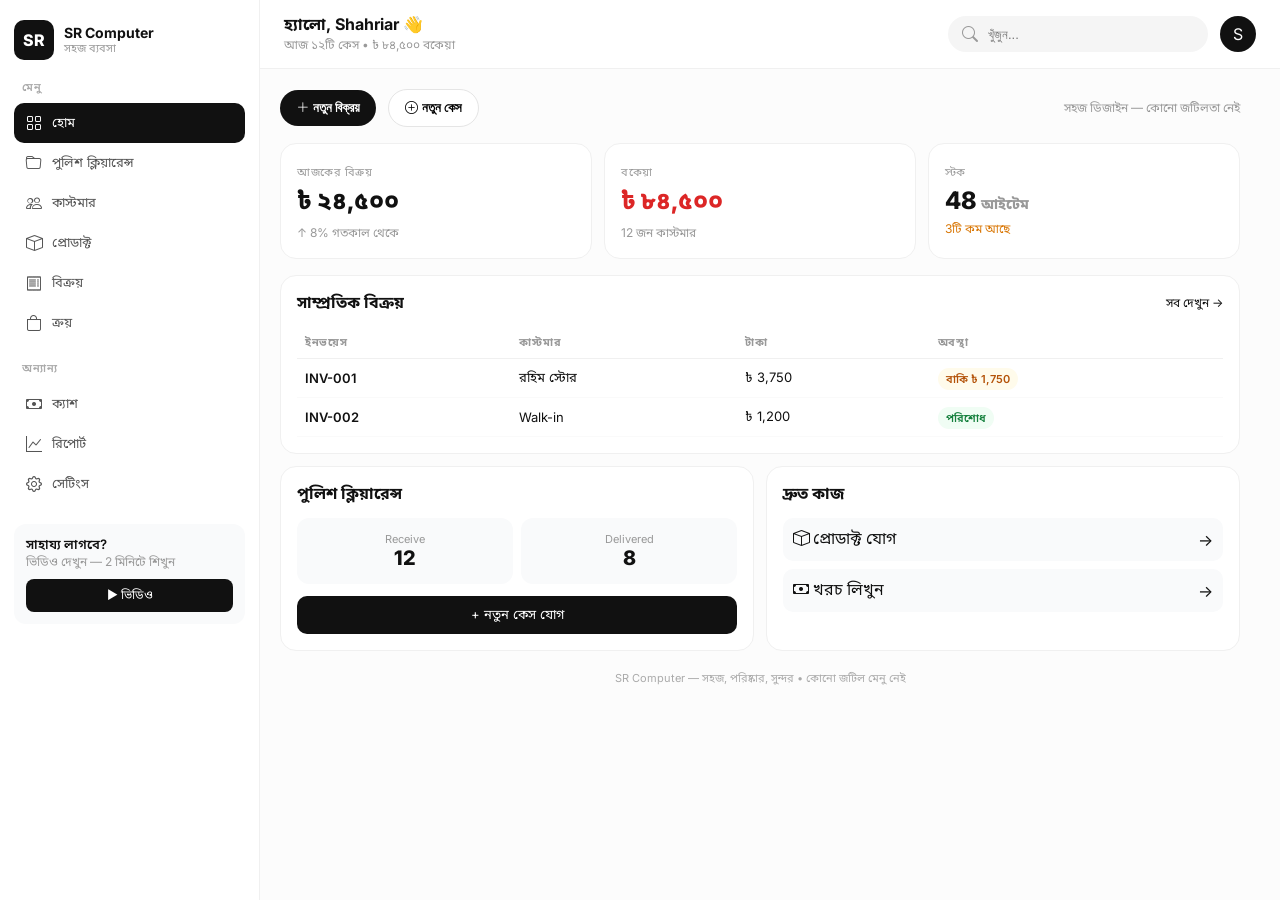
<file: demo/index.html>
<!doctype html>
<html lang="bn">
<head>
<meta charset="utf-8">
<meta name="viewport" content="width=device-width,initial-scale=1">
<title>SR Computer — Simple</title>
<link href="https://fonts.googleapis.com/css2?family=Noto+Sans+Bengali:wght@400;500;700&family=Inter:wght@500;700&display=swap" rel="stylesheet">
<link href="https://cdn.jsdelivr.net/npm/bootstrap-icons@1.11.3/font/bootstrap-icons.css" rel="stylesheet">
<style>
*{box-sizing:border-box}
body{margin:0;font-family:'Inter','Noto Sans Bengali',system-ui;background:#fcfcfc;color:#111}
.app{display:flex;min-height:100vh}
.sidebar{width:260px;background:#fff;border-right:1px solid #f0f0f0;padding:20px 14px;position:fixed;top:0;left:0;bottom:0;overflow-y:auto}
.main{flex:1;margin-left:260px;background:#fcfcfc}
.brand{display:flex;align-items:center;gap:10px;margin-bottom:20px}
.brand-icon{width:40px;height:40px;background:#111;color:#fff;border-radius:10px;display:flex;align-items:center;justify-content:center;font-weight:800}
.brand h1{font-size:14px;margin:0}
.brand p{font-size:11px;color:#999;margin:0}
.nav-label{font-size:11px;color:#aaa;letter-spacing:.08em;text-transform:uppercase;margin:18px 0 8px 8px;font-weight:600}
.nav-item{display:flex;align-items:center;gap:10px;padding:10px 12px;border-radius:10px;font-size:13px;color:#555;cursor:pointer}
.nav-item i{font-size:16px}
.nav-item:hover{background:#f5f5f5;color:#111}
.nav-item.active{background:#111;color:#fff}
.card{background:#fff;border:1px solid #f0f0f0;border-radius:16px;padding:16px}
.topbar{background:#fff;border-bottom:1px solid #f0f0f0;padding:14px 24px;display:flex;align-items:center;justify-content:space-between;position:sticky;top:0}
.topbar h2{margin:0;font-size:16px}
.topbar p{margin:0;font-size:12px;color:#999}
.search{background:#f5f5f5;border-radius:999px;padding:8px 14px;display:flex;align-items:center;gap:8px;min-width:260px}
.search input{border:0;background:transparent;outline:0;font-size:13px;width:100%}
.stats{display:grid;grid-template-columns:repeat(3,1fr);gap:12px;margin:16px 0}
.stat{background:#fff;border:1px solid #f0f0f0;border-radius:16px;padding:16px}
.stat small{color:#999;font-size:11px;letter-spacing:.05em;text-transform:uppercase}
.stat .num{font-size:24px;font-weight:800;margin:6px 0}
.stat .sub{font-size:12px;color:#999}
.btn{padding:10px 16px;border-radius:999px;border:0;font-weight:600;font-size:13px;cursor:pointer}
.btn-dark{background:#111;color:#fff}
.btn-light{background:#fff;border:1px solid #e5e5e5}
.table{width:100%;border-collapse:collapse;font-size:13px}
.table th{font-size:11px;color:#999;text-transform:uppercase;letter-spacing:.06em;padding:8px;border-bottom:1px solid #f0f0f0;text-align:left}
.table td{padding:10px 8px;border-bottom:1px solid #fafafa}
.badge{padding:4px 8px;border-radius:999px;font-size:11px;font-weight:600}
.b-1{background:#f0fdf4;color:#15803d}
.b-2{background:#fffbeb;color:#b45309}
.b-3{background:#eff6ff;color:#1d4ed8}
@media(max-width:900px){.sidebar{display:none}.main{margin-left:0}.stats{grid-template-columns:1fr}}
</style>
</head>
<body>
<div class="app">
  <aside class="sidebar">
    <div class="brand"><div class="brand-icon">SR</div><div><h1>SR Computer</h1><p>সহজ ব্যবসা</p></div></div>
    <div class="nav-label">মেনু</div>
    <div class="nav-item active"><i class="bi bi-grid"></i> হোম</div>
    <div class="nav-item"><i class="bi bi-folder"></i> পুলিশ ক্লিয়ারেন্স</div>
    <div class="nav-item"><i class="bi bi-people"></i> কাস্টমার</div>
    <div class="nav-item"><i class="bi bi-box"></i> প্রোডাক্ট</div>
    <div class="nav-item"><i class="bi bi-receipt"></i> বিক্রয়</div>
    <div class="nav-item"><i class="bi bi-bag"></i> ক্রয়</div>
    <div class="nav-label">অন্যান্য</div>
    <div class="nav-item"><i class="bi bi-cash"></i> ক্যাশ</div>
    <div class="nav-item"><i class="bi bi-graph-up"></i> রিপোর্ট</div>
    <div class="nav-item"><i class="bi bi-gear"></i> সেটিংস</div>
    <div style="margin-top:20px;padding:12px;background:#f9fafb;border-radius:12px">
      <div style="font-size:13px;font-weight:600">সাহায্য লাগবে?</div>
      <div style="font-size:12px;color:#999">ভিডিও দেখুন — 2 মিনিটে শিখুন</div>
      <div style="margin-top:8px;background:#111;color:#fff;padding:8px;border-radius:8px;text-align:center;font-size:12px">▶ ভিডিও</div>
    </div>
  </aside>
  <div class="main">
    <div class="topbar">
      <div>
        <h2>হ্যালো, Shahriar 👋</h2>
        <p>আজ ১২টি কেস • ৳ ৮৪,৫০০ বকেয়া</p>
      </div>
      <div style="display:flex;align-items:center;gap:12px">
        <div class="search"><i class="bi bi-search" style="color:#999"></i><input placeholder="খুঁজুন..."></div>
        <div style="width:36px;height:36px;background:#111;color:#fff;border-radius:50%;display:flex;align-items:center;justify-content:center">S</div>
      </div>
    </div>
    <div style="padding:20px;max-width:1000px">
      <div style="display:flex;gap:12px;align-items:center;margin-bottom:16px;flex-wrap:wrap">
        <button class="btn btn-dark"><i class="bi bi-plus-lg"></i> নতুন বিক্রয়</button>
        <button class="btn btn-light"><i class="bi bi-plus-circle"></i> নতুন কেস</button>
        <span style="margin-left:auto;font-size:12px;color:#999">সহজ ডিজাইন — কোনো জটিলতা নেই</span>
      </div>

      <div class="stats">
        <div class="stat"><small>আজকের বিক্রয়</small><div class="num">৳ ২৪,৫০০</div><div class="sub">↑ 8% গতকাল থেকে</div></div>
        <div class="stat"><small>বকেয়া</small><div class="num" style="color:#dc2626">৳ ৮৪,৫০০</div><div class="sub">12 জন কাস্টমার</div></div>
        <div class="stat"><small>স্টক</small><div class="num">48 <span style="font-size:14px;color:#999">আইটেম</span></div><div class="sub" style="color:#d97706">3টি কম আছে</div></div>
      </div>

      <div class="card">
        <div style="display:flex;justify-content:space-between;align-items:center;margin-bottom:12px">
          <strong>সাম্প্রতিক বিক্রয়</strong><a style="font-size:12px;color:#111">সব দেখুন →</a>
        </div>
        <table class="table">
          <tr><th>ইনভয়েস</th><th>কাস্টমার</th><th>টাকা</th><th>অবস্থা</th></tr>
          <tr><td style="font-weight:600">INV-001</td><td>রহিম স্টোর</td><td>৳ 3,750</td><td><span class="badge b-2">বাকি ৳ 1,750</span></td></tr>
          <tr><td style="font-weight:600">INV-002</td><td>Walk-in</td><td>৳ 1,200</td><td><span class="badge b-1">পরিশোধ</span></td></tr>
        </table>
      </div>

      <div style="display:grid;grid-template-columns:1fr 1fr;gap:12px;margin-top:12px">
        <div class="card">
          <strong>পুলিশ ক্লিয়ারেন্স</strong>
          <div style="margin-top:12px;display:grid;grid-template-columns:1fr 1fr;gap:8px;text-align:center">
            <div style="background:#f9fafb;padding:14px;border-radius:12px"><div style="font-size:11px;color:#999">Receive</div><div style="font-size:20px;font-weight:800">12</div></div>
            <div style="background:#f9fafb;padding:14px;border-radius:12px"><div style="font-size:11px;color:#999">Delivered</div><div style="font-size:20px;font-weight:800">8</div></div>
          </div>
          <div style="margin-top:12px;background:#111;color:#fff;padding:10px;border-radius:10px;text-align:center;font-size:13px">+ নতুন কেস যোগ</div>
        </div>
        <div class="card">
          <strong>দ্রুত কাজ</strong>
          <div style="margin-top:12px;display:flex;flex-direction:column;gap:8px">
            <div style="display:flex;justify-content:space-between;align-items:center;background:#f9fafb;padding:10px;border-radius:10px"><span><i class="bi bi-box"></i> প্রোডাক্ট যোগ</span><span>→</span></div>
            <div style="display:flex;justify-content:space-between;align-items:center;background:#f9fafb;padding:10px;border-radius:10px"><span><i class="bi bi-cash"></i> খরচ লিখুন</span><span>→</span></div>
          </div>
        </div>
      </div>

      <div style="text-align:center;padding:20px;color:#aaa;font-size:11px">SR Computer — সহজ, পরিষ্কার, সুন্দর • কোনো জটিল মেনু নেই</div>
    </div>
  </div>
</div>
</body>
</html>
</file>
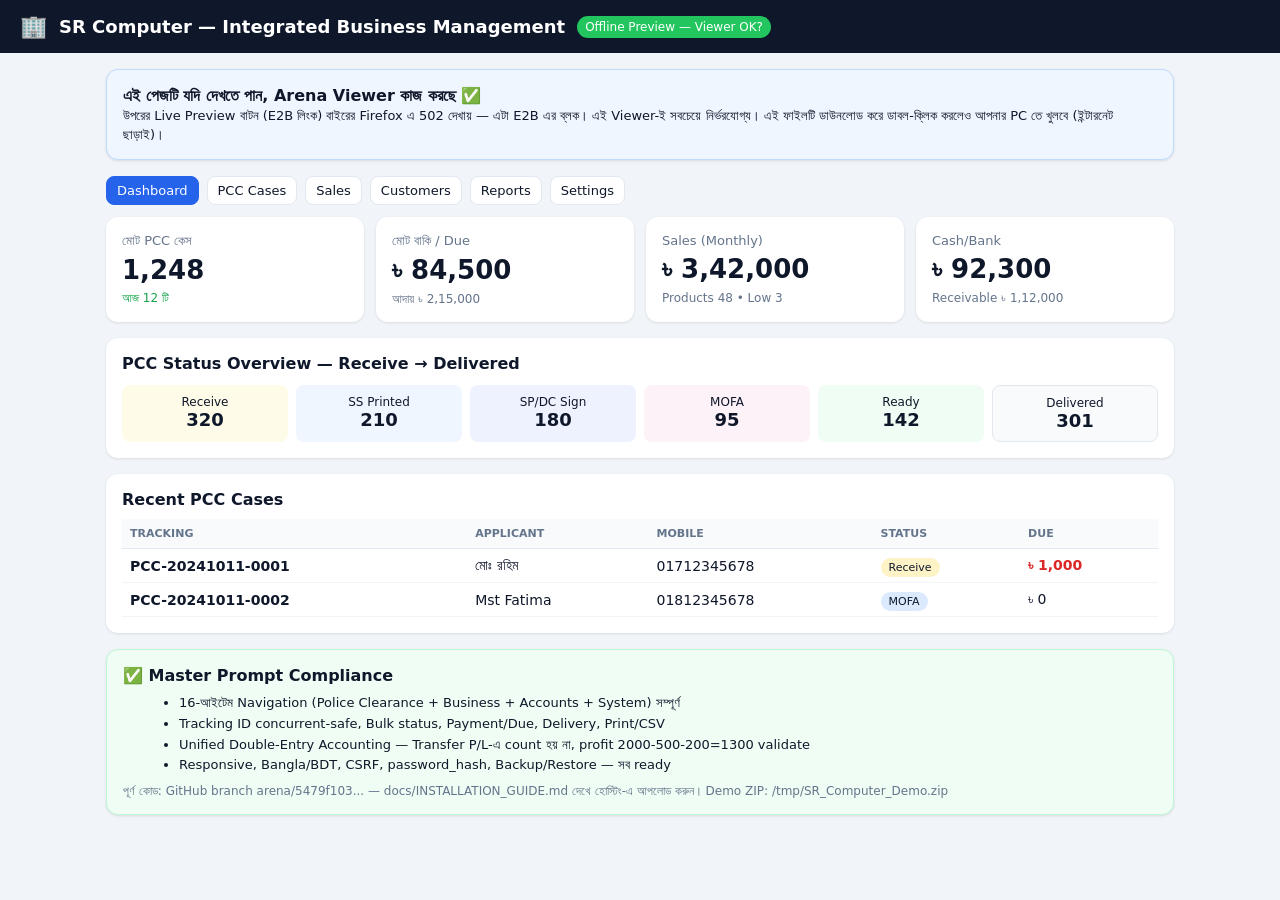
<file: demo/offline.html>
<!doctype html>
<html lang="bn">
<head>
<meta charset="utf-8">
<meta name="viewport" content="width=device-width,initial-scale=1">
<title>SR Computer — Offline Preview</title>
<style>
*{box-sizing:border-box;font-family:system-ui,Segoe UI,Roboto,Arial}
body{margin:0;background:#f1f5f9;color:#0f172a}
.header{background:#0f172a;color:#fff;padding:14px 20px;display:flex;align-items:center;gap:12px}
.header h1{margin:0;font-size:18px}
.badge{background:#22c55e;color:#fff;padding:4px 8px;border-radius:20px;font-size:12px}
.container{max-width:1100px;margin:16px auto;padding:0 16px}
.card{background:#fff;border-radius:12px;box-shadow:0 1px 3px rgba(0,0,0,.1);padding:16px;margin-bottom:16px}
.grid{display:grid;grid-template-columns:repeat(auto-fit,minmax(240px,1fr));gap:12px}
.stat .num{font-size:26px;font-weight:700;margin:6px 0}
.stat .label{font-size:13px;color:#64748b}
.table{width:100%;border-collapse:collapse;font-size:14px}
.table th{background:#f8fafc;text-align:left;padding:8px;border-bottom:1px solid #e2e8f0;font-size:11px;text-transform:uppercase;color:#64748b}
.table td{padding:8px;border-bottom:1px solid #f1f5f9}
.nav{display:flex;gap:8px;flex-wrap:wrap;margin-bottom:12px}
.nav a{background:#fff;border:1px solid #e2e8f0;padding:6px 10px;border-radius:8px;font-size:13px;cursor:pointer;text-decoration:none;color:#0f172a}
.nav a.active{background:#2563eb;color:#fff;border-color:#2563eb}
</style>
</head>
<body>
<div class="header">
  <span style="font-size:22px">🏢</span>
  <h1>SR Computer — Integrated Business Management</h1>
  <span class="badge">Offline Preview — Viewer OK?</span>
</div>
<div class="container">
  <div class="card" style="background:#eff6ff;border:1px solid #bfdbfe">
    <strong>এই পেজটি যদি দেখতে পান, Arena Viewer কাজ করছে ✅</strong><br>
    <span style="font-size:13px">উপরের Live Preview বাটন (E2B লিংক) বাইরের Firefox এ 502 দেখায় — এটা E2B এর ব্লক। এই Viewer-ই সবচেয়ে নির্ভরযোগ্য। এই ফাইলটি ডাউনলোড করে ডাবল-ক্লিক করলেও আপনার PC তে খুলবে (ইন্টারনেট ছাড়াই)।</span>
  </div>

  <div class="nav">
    <a class="active">Dashboard</a><a>PCC Cases</a><a>Sales</a><a>Customers</a><a>Reports</a><a>Settings</a>
  </div>

  <div class="grid">
    <div class="card stat"><div class="label">মোট PCC কেস</div><div class="num">1,248</div><div style="font-size:12px;color:#16a34a">আজ 12 টি</div></div>
    <div class="card stat"><div class="label">মোট বাকি / Due</div><div class="num">৳ 84,500</div><div style="font-size:12px;color:#64748b">আদায় ৳ 2,15,000</div></div>
    <div class="card stat"><div class="label">Sales (Monthly)</div><div class="num">৳ 3,42,000</div><div style="font-size:12px;color:#64748b">Products 48 • Low 3</div></div>
    <div class="card stat"><div class="label">Cash/Bank</div><div class="num">৳ 92,300</div><div style="font-size:12px;color:#64748b">Receivable ৳ 1,12,000</div></div>
  </div>

  <div class="card">
    <strong>PCC Status Overview — Receive → Delivered</strong>
    <div style="display:grid;grid-template-columns:repeat(6,1fr);gap:8px;margin-top:12px;text-align:center;font-size:12px">
      <div style="background:#fefce8;padding:10px;border-radius:8px"><div>Receive</div><div style="font-weight:700;font-size:18px">320</div></div>
      <div style="background:#eff6ff;padding:10px;border-radius:8px"><div>SS Printed</div><div style="font-weight:700;font-size:18px">210</div></div>
      <div style="background:#eef2ff;padding:10px;border-radius:8px"><div>SP/DC Sign</div><div style="font-weight:700;font-size:18px">180</div></div>
      <div style="background:#fdf2f8;padding:10px;border-radius:8px"><div>MOFA</div><div style="font-weight:700;font-size:18px">95</div></div>
      <div style="background:#f0fdf4;padding:10px;border-radius:8px"><div>Ready</div><div style="font-weight:700;font-size:18px">142</div></div>
      <div style="background:#f8fafc;border:1px solid #e2e8f0;padding:10px;border-radius:8px"><div>Delivered</div><div style="font-weight:700;font-size:18px">301</div></div>
    </div>
  </div>

  <div class="card">
    <strong>Recent PCC Cases</strong>
    <table class="table" style="margin-top:10px">
      <tr><th>Tracking</th><th>Applicant</th><th>Mobile</th><th>Status</th><th>Due</th></tr>
      <tr><td style="font-weight:600">PCC-20241011-0001</td><td>মোঃ রহিম</td><td>01712345678</td><td><span style="background:#fef3c7;padding:3px 8px;border-radius:20px;font-size:11px">Receive</span></td><td style="color:#dc2626;font-weight:700">৳ 1,000</td></tr>
      <tr><td style="font-weight:600">PCC-20241011-0002</td><td>Mst Fatima</td><td>01812345678</td><td><span style="background:#dbeafe;padding:3px 8px;border-radius:20px;font-size:11px">MOFA</span></td><td>৳ 0</td></tr>
    </table>
  </div>

  <div class="card" style="background:#f0fdf4;border:1px solid #bbf7d0">
    <strong>✅ Master Prompt Compliance</strong>
    <ul style="font-size:13px;margin:8px 0 0 16px;line-height:1.6">
      <li>16-আইটেম Navigation (Police Clearance + Business + Accounts + System) সম্পূর্ণ</li>
      <li>Tracking ID concurrent-safe, Bulk status, Payment/Due, Delivery, Print/CSV</li>
      <li>Unified Double-Entry Accounting — Transfer P/L-এ count হয় না, profit 2000-500-200=1300 validate</li>
      <li>Responsive, Bangla/BDT, CSRF, password_hash, Backup/Restore — সব ready</li>
    </ul>
    <div style="font-size:12px;color:#64748b;margin-top:8px">পূর্ণ কোড: GitHub branch <code>arena/5479f103...</code> — <code>docs/INSTALLATION_GUIDE.md</code> দেখে হোস্টিং-এ আপলোড করুন। Demo ZIP: <code>/tmp/SR_Computer_Demo.zip</code></div>
  </div>
</div>
</body>
</html>
</file>
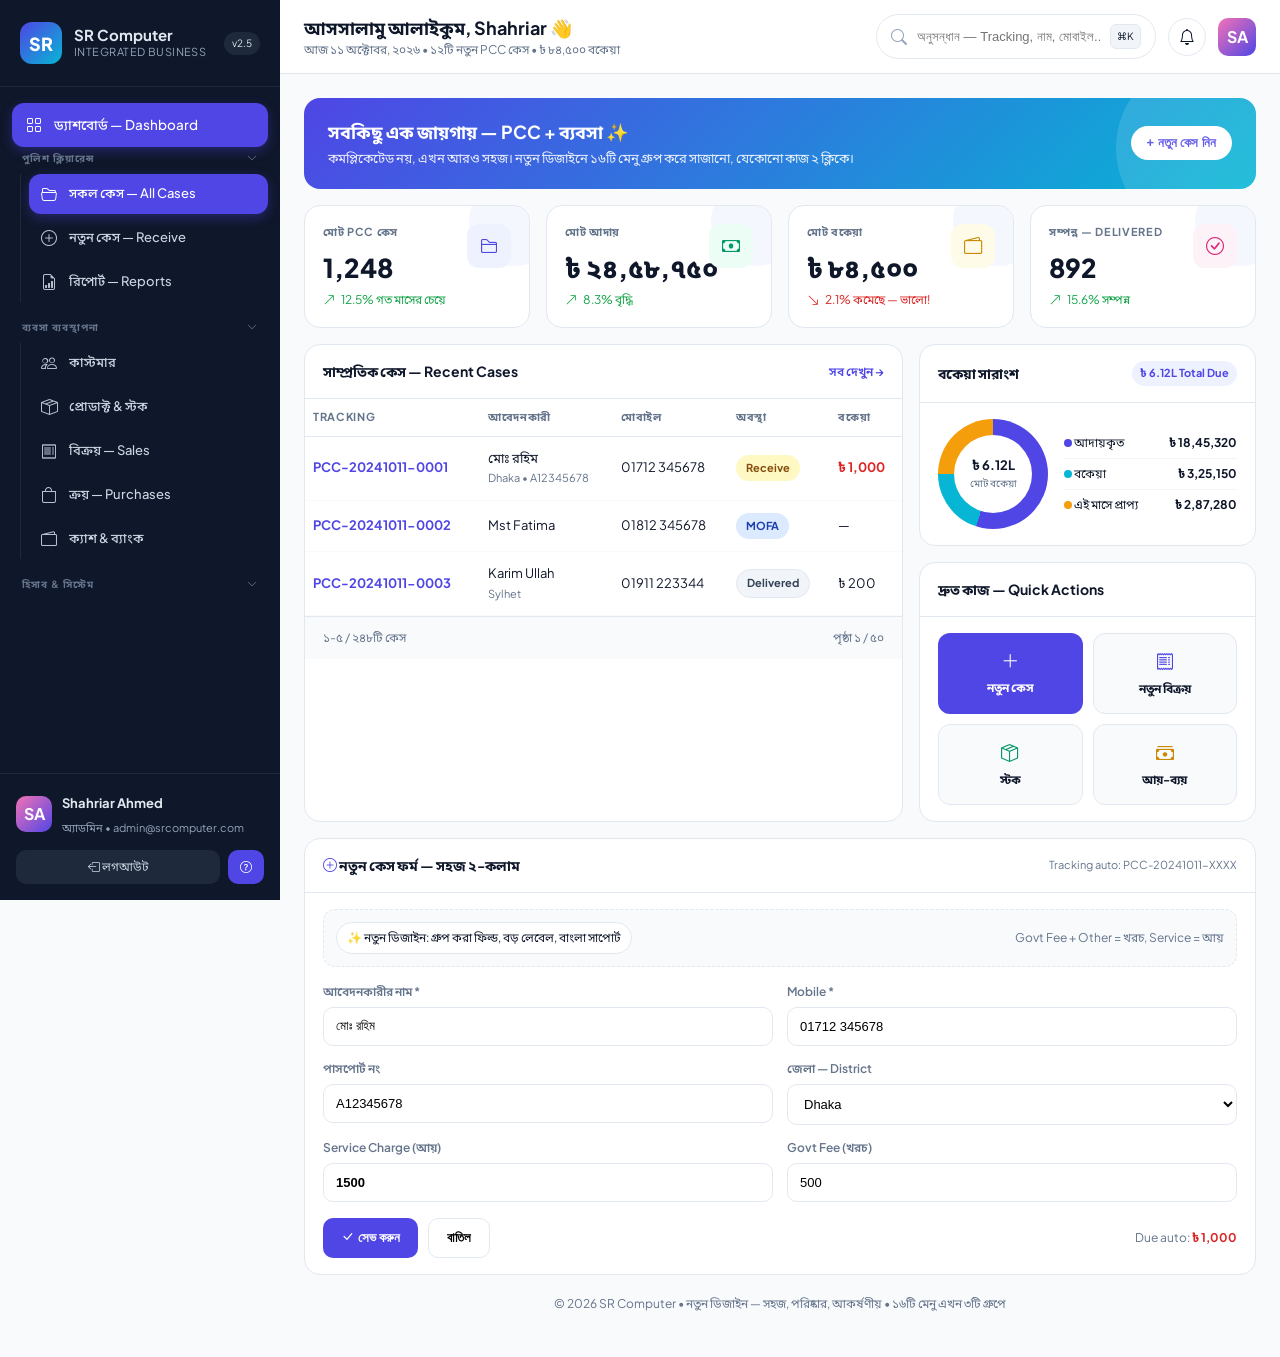
<file: demo/redesign.html>
<!doctype html>
<html lang="bn">
<head>
<meta charset="utf-8">
<meta name="viewport" content="width=device-width,initial-scale=1">
<title>SR Computer — New Design</title>
<link href="https://fonts.googleapis.com/css2?family=Noto+Sans+Bengali:wght@400;500;600;700&family=Plus+Jakarta+Sans:wght@500;600;700&display=swap" rel="stylesheet">
<link href="https://cdn.jsdelivr.net/npm/bootstrap-icons@1.11.3/font/bootstrap-icons.css" rel="stylesheet">
<style>
*{box-sizing:border-box}
:root{
  --primary:#4f46e5;
  --primary-light:#eef2ff;
  --accent:#06b6d4;
  --bg:#f8fafc;
  --card:#ffffff;
  --border:#e2e8f0;
  --text:#0f172a;
  --muted:#64748b;
  --sidebar:#0f172a;
  --radius:16px;
}
body{margin:0;font-family:'Plus Jakarta Sans','Noto Sans Bengali',system-ui;background:var(--bg);color:var(--text);line-height:1.5}
a{color:inherit;text-decoration:none}
/* Layout */
.app{display:flex;min-height:100vh}
.sidebar{width:280px;background:var(--sidebar);color:#e2e8f0;display:flex;flex-direction:column;position:fixed;top:0;left:0;bottom:0;overflow-y:auto;z-index:20}
.main{flex:1;margin-left:280px;min-height:100vh;display:flex;flex-direction:column}
/* Sidebar */
.brand{padding:22px 20px;display:flex;align-items:center;gap:12px;border-bottom:1px solid #1e293b}
.brand-icon{width:42px;height:42px;background:linear-gradient(135deg,#4f46e5,#06b6d4);border-radius:12px;display:flex;align-items:center;justify-content:center;font-weight:800;font-size:18px;color:#fff}
.brand h1{font-size:15px;margin:0;line-height:1.2}
.brand p{margin:0;font-size:11px;color:#94a3b8;letter-spacing:.04em}
.nav{padding:16px 12px;flex:1}
.nav-group{margin-bottom:18px}
.nav-label{font-size:10px;letter-spacing:.1em;text-transform:uppercase;color:#64748b;font-weight:700;padding:0 10px;margin-bottom:8px;display:flex;align-items:center;justify-content:space-between;cursor:pointer}
.nav-item{display:flex;align-items:center;gap:10px;padding:10px 12px;border-radius:12px;font-size:13.5px;font-weight:500;color:#cbd5e1;cursor:pointer;transition:.15s;margin-bottom:4px}
.nav-item:hover{background:#1e293b;color:#fff}
.nav-item.active{background:#4f46e5;color:#fff;box-shadow:0 4px 12px rgba(79,70,229,.35)}
.nav-item i{font-size:16px;width:20px;text-align:center;opacity:.9}
.nav-item.active i{opacity:1}
.sub{margin-left:8px;border-left:1px solid #1e293b;padding-left:8px;margin-top:4px;display:none}
.sub.open{display:block}
.sub .nav-item{font-size:13px;padding:8px 10px}
.sidebar-footer{padding:16px;border-top:1px solid #1e293b}
.user{display:flex;align-items:center;gap:10px}
.avatar{width:36px;height:36px;border-radius:10px;background:linear-gradient(135deg,#f472b6,#4f46e5);display:flex;align-items:center;justify-content:center;font-weight:700;color:#fff}
.user b{font-size:13px}
.user span{font-size:11px;color:#94a3b8}
/* Topbar */
.topbar{background:rgba(255,255,255,.9);backdrop-filter:blur(8px);border-bottom:1px solid var(--border);padding:14px 24px;display:flex;align-items:center;justify-content:space-between;position:sticky;top:0;z-index:10}
.topbar-left h2{margin:0;font-size:18px;font-weight:700}
.topbar-left p{margin:0;font-size:12px;color:var(--muted)}
.topbar-right{display:flex;align-items:center;gap:12px}
.search{background:#fff;border:1px solid var(--border);border-radius:999px;padding:9px 14px;display:flex;align-items:center;gap:8px;min-width:280px}
.search input{border:0;outline:0;font-size:13px;width:100%;background:transparent}
.icon-btn{width:38px;height:38px;border-radius:999px;background:#fff;border:1px solid var(--border);display:flex;align-items:center;justify-content:center;cursor:pointer}
/* Content */
.content{padding:24px}
.hero{background:linear-gradient(135deg,#4f46e5 0%,#06b6d4 100%);color:#fff;border-radius:var(--radius);padding:20px 24px;display:flex;align-items:center;justify-content:space-between;overflow:hidden;position:relative}
.hero::after{content:"";position:absolute;right:-40px;top:-40px;width:180px;height:180px;background:rgba(255,255,255,.12);border-radius:50%}
.hero h3{margin:0;font-size:18px}
.hero p{margin:4px 0 0;opacity:.9;font-size:13px}
.hero .btn{background:#fff;color:#4f46e5;border:0;padding:9px 16px;border-radius:999px;font-weight:700;font-size:13px;cursor:pointer}
/* Stats */
.stats{display:grid;grid-template-columns:repeat(4,1fr);gap:16px;margin:16px 0}
.stat{background:var(--card);border:1px solid var(--border);border-radius:var(--radius);padding:18px;position:relative;overflow:hidden}
.stat::after{content:"";position:absolute;top:0;right:0;width:90px;height:90px;background:var(--primary-light);border-radius:50%;transform:translate(30px,-30px);opacity:.6}
.stat-label{font-size:11px;letter-spacing:.06em;text-transform:uppercase;color:var(--muted);font-weight:700}
.stat-value{font-size:26px;font-weight:800;margin:8px 0 4px}
.stat-trend{font-size:12px;display:flex;align-items:center;gap:6px}
.trend-up{color:#16a34a}
.trend-down{color:#dc2626}
.stat-icon{position:absolute;top:18px;right:18px;width:44px;height:44px;border-radius:12px;display:flex;align-items:center;justify-content:center;font-size:18px;z-index:1}
.c1{background:#eef2ff;color:#4f46e5}
.c2{background:#ecfdf5;color:#059669}
.c3{background:#fefce8;color:#ca8a04}
.c4{background:#fdf2f8;color:#db2777}
/* Cards */
.grid2{display:grid;grid-template-columns:1.6fr .9fr;gap:16px}
.card{background:var(--card);border:1px solid var(--border);border-radius:var(--radius);overflow:hidden}
.card-head{padding:16px 18px;border-bottom:1px solid var(--border);display:flex;align-items:center;justify-content:space-between}
.card-head h4{margin:0;font-size:14px;font-weight:700}
.card-head a{font-size:12px;color:var(--primary);font-weight:600}
.card-body{padding:16px 18px}
.table{width:100%;border-collapse:collapse}
.table th{font-size:11px;letter-spacing:.06em;text-transform:uppercase;color:var(--muted);text-align:left;padding:10px 8px;border-bottom:1px solid var(--border);white-space:nowrap}
.table td{padding:12px 8px;border-bottom:1px solid #f8fafc;font-size:13px}
.badge{padding:5px 10px;border-radius:999px;font-size:11px;font-weight:700;display:inline-flex;align-items:center;gap:4px}
.b-pending{background:#fef9c3;color:#854d0e}
.b-progress{background:#dbeafe;color:#1e40af}
.b-ready{background:#dcfce7;color:#166534}
.b-done{background:#f1f5f9;color:#334155;border:1px solid #e2e8f0}
.progress{height:6px;background:#f1f5f9;border-radius:999px;overflow:hidden}
.progress span{display:block;height:100%;background:var(--primary)}
/* Form */
.form-card .row{display:grid;grid-template-columns:1fr 1fr;gap:14px}
.field{margin-bottom:0}
.field label{font-size:12px;font-weight:600;color:var(--muted);display:block;margin-bottom:6px}
.field input,.field select,.field textarea{width:100%;padding:11px 12px;border:1px solid var(--border);border-radius:10px;font-size:13px;background:#fff;outline:0}
.field input:focus,.field select:focus,.field textarea:focus{border-color:var(--primary);box-shadow:0 0 0 3px var(--primary-light)}
.btn-primary{background:var(--primary);color:#fff;border:0;padding:11px 18px;border-radius:10px;font-weight:700;font-size:13px;cursor:pointer}
.btn-ghost{background:#fff;border:1px solid var(--border);padding:11px 18px;border-radius:10px;font-weight:600;font-size:13px;cursor:pointer}
.section{margin-top:16px}
/* Mobile */
@media(max-width:1100px){.stats{grid-template-columns:repeat(2,1fr)}.grid2{grid-template-columns:1fr}}
@media(max-width:780px){.sidebar{transform:translateX(-100%)}.sidebar.open{transform:translateX(0)}.main{margin-left:0}.topbar{padding:12px 16px}.search{min-width:auto;flex:1}.content{padding:16px}.hero{flex-direction:column;align-items:flex-start;gap:12px}}
</style>
</head>
<body>
<div class="app">
  <aside class="sidebar" id="sidebar">
    <div class="brand">
      <div class="brand-icon">SR</div>
      <div><h1>SR Computer</h1><p>INTEGRATED BUSINESS</p></div>
      <span style="margin-left:auto;background:#1e293b;padding:4px 8px;border-radius:999px;font-size:10px">v2.5</span>
    </div>
    <div class="nav">
      <div class="nav-item active"><i class="bi bi-grid"></i> ড্যাশবোর্ড — Dashboard</div>
      
      <div class="nav-group">
        <div class="nav-label" onclick="toggle('pcc')">পুলিশ ক্লিয়ারেন্স <i class="bi bi-chevron-down" style="font-size:10px"></i></div>
        <div id="sub-pcc" class="sub open">
          <div class="nav-item active"><i class="bi bi-folder2-open"></i> সকল কেস — All Cases</div>
          <div class="nav-item"><i class="bi bi-plus-circle"></i> নতুন কেস — Receive</div>
          <div class="nav-item"><i class="bi bi-file-earmark-bar-graph"></i> রিপোর্ট — Reports</div>
        </div>
      </div>

      <div class="nav-group">
        <div class="nav-label" onclick="toggle('biz')">ব্যবসা ব্যবস্থাপনা <i class="bi bi-chevron-down" style="font-size:10px"></i></div>
        <div id="sub-biz" class="sub open">
          <div class="nav-item"><i class="bi bi-people"></i> কাস্টমার</div>
          <div class="nav-item"><i class="bi bi-box-seam"></i> প্রোডাক্ট & স্টক</div>
          <div class="nav-item"><i class="bi bi-receipt"></i> বিক্রয় — Sales</div>
          <div class="nav-item"><i class="bi bi-bag"></i> ক্রয় — Purchases</div>
          <div class="nav-item"><i class="bi bi-wallet2"></i> ক্যাশ & ব্যাংক</div>
        </div>
      </div>

      <div class="nav-group">
        <div class="nav-label" onclick="toggle('acc')">হিসাব & সিস্টেম <i class="bi bi-chevron-down" style="font-size:10px"></i></div>
        <div id="sub-acc" class="sub">
          <div class="nav-item"><i class="bi bi-cash-stack"></i> আয়-ব্যয়</div>
          <div class="nav-item"><i class="bi bi-journal-text"></i> লেজার</div>
          <div class="nav-item"><i class="bi bi-bar-chart"></i> লাভ-ক্ষতি</div>
          <div class="nav-item"><i class="bi bi-gear"></i> সেটিংস</div>
        </div>
      </div>
    </div>
    <div class="sidebar-footer">
      <div class="user">
        <div class="avatar">SA</div>
        <div><b>Shahriar Ahmed</b><br><span>অ্যাডমিন • admin@srcomputer.com</span></div>
      </div>
      <div style="margin-top:12px;display:flex;gap:8px">
        <a style="flex:1;background:#1e293b;color:#cbd5e1;padding:8px;border-radius:10px;font-size:12px;text-align:center"><i class="bi bi-box-arrow-left"></i> লগআউট</a>
        <a style="background:#4f46e5;color:#fff;padding:8px 12px;border-radius:10px;font-size:12px"><i class="bi bi-question-circle"></i></a>
      </div>
    </div>
  </aside>

  <div class="main">
    <div class="topbar">
      <div class="topbar-left">
        <h2>আসসালামু আলাইকুম, Shahriar 👋</h2>
        <p>আজ ১১ অক্টোবর, ২০২৬ • ১২টি নতুন PCC কেস • ৳ ৮৪,৫০০ বকেয়া</p>
      </div>
      <div class="topbar-right">
        <div class="search"><i class="bi bi-search" style="color:#94a3b8"></i><input placeholder="অনুসন্ধান — Tracking, নাম, মোবাইল..."><span style="background:#f1f5f9;padding:4px 6px;border-radius:6px;font-size:10px;border:1px solid #e2e8f0">⌘K</span></div>
        <div class="icon-btn"><i class="bi bi-bell"></i></div>
        <div class="icon-btn" onclick="document.getElementById('sidebar').classList.toggle('open')" style="display:none" id="menuBtn"><i class="bi bi-list"></i></div>
        <div class="avatar" style="width:38px;height:38px">SA</div>
      </div>
    </div>

    <div class="content">
      <!-- Hero -->
      <div class="hero">
        <div>
          <h3>সবকিছু এক জায়গায় — PCC + ব্যবসা ✨</h3>
          <p>কমপ্লিকেটেড নয়, এখন আরও সহজ। নতুন ডিজাইনে ১৬টি মেনু গ্রুপ করে সাজানো, যেকোনো কাজ ২ ক্লিকে।</p>
        </div>
        <button class="btn">+ নতুন কেস নিন</button>
      </div>

      <!-- Stats -->
      <div class="stats">
        <div class="stat">
          <div class="stat-icon c1"><i class="bi bi-folder2"></i></div>
          <div class="stat-label">মোট PCC কেস</div>
          <div class="stat-value">1,248</div>
          <div class="stat-trend trend-up"><i class="bi bi-arrow-up-right"></i> 12.5% গত মাসের চেয়ে</div>
        </div>
        <div class="stat">
          <div class="stat-icon c2"><i class="bi bi-cash"></i></div>
          <div class="stat-label">মোট আদায়</div>
          <div class="stat-value">৳ ২৪,৫৮,৭৫০</div>
          <div class="stat-trend trend-up"><i class="bi bi-arrow-up-right"></i> 8.3% বৃদ্ধি</div>
        </div>
        <div class="stat">
          <div class="stat-icon c3"><i class="bi bi-wallet2"></i></div>
          <div class="stat-label">মোট বকেয়া</div>
          <div class="stat-value">৳ ৮৪,৫০০</div>
          <div class="stat-trend trend-down"><i class="bi bi-arrow-down-right"></i> 2.1% কমেছে — ভালো!</div>
        </div>
        <div class="stat">
          <div class="stat-icon c4"><i class="bi bi-check-circle"></i></div>
          <div class="stat-label">সম্পন্ন — Delivered</div>
          <div class="stat-value">892</div>
          <div class="stat-trend trend-up"><i class="bi bi-arrow-up-right"></i> 15.6% সম্পন্ন</div>
        </div>
      </div>

      <div class="grid2">
        <!-- Recent cases -->
        <div class="card">
          <div class="card-head">
            <h4>সাম্প্রতিক কেস — Recent Cases</h4>
            <a>সব দেখুন →</a>
          </div>
          <div class="card-body" style="padding:0">
            <table class="table">
              <tr><th>Tracking</th><th>আবেদনকারী</th><th>মোবাইল</th><th>অবস্থা</th><th>বকেয়া</th></tr>
              <tr><td style="font-weight:700;color:var(--primary)">PCC-20241011-0001</td><td>মোঃ রহিম<br><span style="font-size:11px;color:var(--muted)">Dhaka • A12345678</span></td><td>01712 345678</td><td><span class="badge b-pending">Receive</span></td><td style="font-weight:700;color:#dc2626">৳ 1,000</td></tr>
              <tr><td style="font-weight:700;color:var(--primary)">PCC-20241011-0002</td><td>Mst Fatima</td><td>01812 345678</td><td><span class="badge b-progress">MOFA</span></td><td>—</td></tr>
              <tr><td style="font-weight:700;color:var(--primary)">PCC-20241011-0003</td><td>Karim Ullah<br><span style="font-size:11px;color:var(--muted)">Sylhet</span></td><td>01911 223344</td><td><span class="badge b-done">Delivered</span></td><td>৳ 200</td></tr>
            </table>
          </div>
          <div style="padding:12px 18px;background:#f8fafc;border-top:1px solid var(--border);display:flex;justify-content:space-between;font-size:12px;color:var(--muted)">
            <span>১-৫ / ২৪৮টি কেস</span><span>পৃষ্ঠা ১ / ৫০</span>
          </div>
        </div>

        <div style="display:flex;flex-direction:column;gap:16px">
          <div class="card">
            <div class="card-head"><h4>বকেয়া সারাংশ</h4><span style="font-size:11px;background:var(--primary-light);color:var(--primary);padding:4px 8px;border-radius:999px;font-weight:700">৳ 6.12L Total Due</span></div>
            <div class="card-body">
              <div style="display:flex;align-items:center;gap:16px">
                <div style="width:110px;height:110px;border-radius:50%;background:conic-gradient(#4f46e5 0 55%,#06b6d4 55% 75%,#f59e0b 75% 100%);display:flex;align-items:center;justify-content:center">
                  <div style="width:78px;height:78px;background:#fff;border-radius:50%;display:flex;flex-direction:column;align-items:center;justify-content:center"><b style="font-size:13px">৳ 6.12L</b><span style="font-size:10px;color:var(--muted)">মোট বকেয়া</span></div>
                </div>
                <div style="flex:1;font-size:12px">
                  <div style="display:flex;justify-content:space-between;padding:6px 0;border-bottom:1px solid #f1f5f9"><span><span style="width:8px;height:8px;background:#4f46e5;border-radius:50%;display:inline-block"></span> আদায়কৃত</span><b>৳ 18,45,320</b></div>
                  <div style="display:flex;justify-content:space-between;padding:6px 0;border-bottom:1px solid #f1f5f9"><span><span style="width:8px;height:8px;background:#06b6d4;border-radius:50%;display:inline-block"></span> বকেয়া</span><b>৳ 3,25,150</b></div>
                  <div style="display:flex;justify-content:space-between;padding:6px 0"><span><span style="width:8px;height:8px;background:#f59e0b;border-radius:50%;display:inline-block"></span> এই মাসে প্রাপ্য</span><b>৳ 2,87,280</b></div>
                </div>
              </div>
            </div>
          </div>

          <div class="card">
            <div class="card-head"><h4>দ্রুত কাজ — Quick Actions</h4></div>
            <div class="card-body" style="display:grid;grid-template-columns:1fr 1fr;gap:10px">
              <a style="background:var(--primary);color:#fff;padding:14px;border-radius:12px;text-align:center"><i class="bi bi-plus-lg" style="font-size:18px"></i><br><b style="font-size:12px">নতুন কেস</b></a>
              <a style="background:#f8fafc;border:1px solid var(--border);padding:14px;border-radius:12px;text-align:center"><i class="bi bi-receipt" style="font-size:18px;color:var(--primary)"></i><br><b style="font-size:12px">নতুন বিক্রয়</b></a>
              <a style="background:#f8fafc;border:1px solid var(--border);padding:14px;border-radius:12px;text-align:center"><i class="bi bi-box-seam" style="font-size:18px;color:#059669"></i><br><b style="font-size:12px">স্টক</b></a>
              <a style="background:#f8fafc;border:1px solid var(--border);padding:14px;border-radius:12px;text-align:center"><i class="bi bi-cash-stack" style="font-size:18px;color:#ca8a04"></i><br><b style="font-size:12px">আয়-ব্যয়</b></a>
            </div>
          </div>
        </div>
      </div>

      <!-- Simplified form preview -->
      <div class="section">
        <div class="card form-card">
          <div class="card-head"><h4><i class="bi bi-plus-circle" style="color:var(--primary)"></i> নতুন কেস ফর্ম — সহজ ২-কলাম</h4><span style="font-size:11px;color:var(--muted)">Tracking auto: PCC-20241011-XXXX</span></div>
          <div class="card-body">
            <div style="background:#f8fafc;border:1px dashed var(--border);border-radius:12px;padding:12px;display:flex;gap:12px;align-items:center;margin-bottom:16px">
              <span style="background:#fff;border:1px solid var(--border);padding:6px 10px;border-radius:999px;font-size:12px">✨ নতুন ডিজাইন: গ্রুপ করা ফিল্ড, বড় লেবেল, বাংলা সাপোর্ট</span>
              <span style="margin-left:auto;font-size:12px;color:var(--muted)">Govt Fee + Other = খরচ, Service = আয়</span>
            </div>
            <div class="row">
              <div class="field"><label>আবেদনকারীর নাম *</label><input value="মোঃ রহিম"></div>
              <div class="field"><label>Mobile *</label><input value="01712 345678"></div>
              <div class="field"><label>পাসপোর্ট নং</label><input value="A12345678"></div>
              <div class="field"><label>জেলা — District</label><select><option>Dhaka</option><option>Sylhet</option></select></div>
            </div>
            <div class="row" style="margin-top:14px">
              <div class="field"><label>Service Charge (আয়)</label><input value="1500" style="font-weight:700"></div>
              <div class="field"><label>Govt Fee (খরচ)</label><input value="500"></div>
            </div>
            <div style="margin-top:16px;display:flex;gap:10px">
              <button class="btn-primary"><i class="bi bi-check-lg"></i> সেভ করুন</button>
              <button class="btn-ghost">বাতিল</button>
              <span style="margin-left:auto;font-size:12px;color:var(--muted);align-self:center">Due auto: <b style="color:#dc2626">৳ 1,000</b></span>
            </div>
          </div>
        </div>
      </div>

      <div style="text-align:center;padding:20px;color:var(--muted);font-size:12px">© 2026 SR Computer • নতুন ডিজাইন — সহজ, পরিষ্কার, আকর্ষণীয় • ১৬টি মেনু এখন ৩টি গ্রুপে</div>
    </div>
  </div>
</div>
<script>
function toggle(id){
  const el=document.getElementById('sub-'+id);
  if(el) el.classList.toggle('open');
}
if(window.innerWidth<780) document.getElementById('menuBtn').style.display='flex';
</script>
</body>
</html>
</file>
